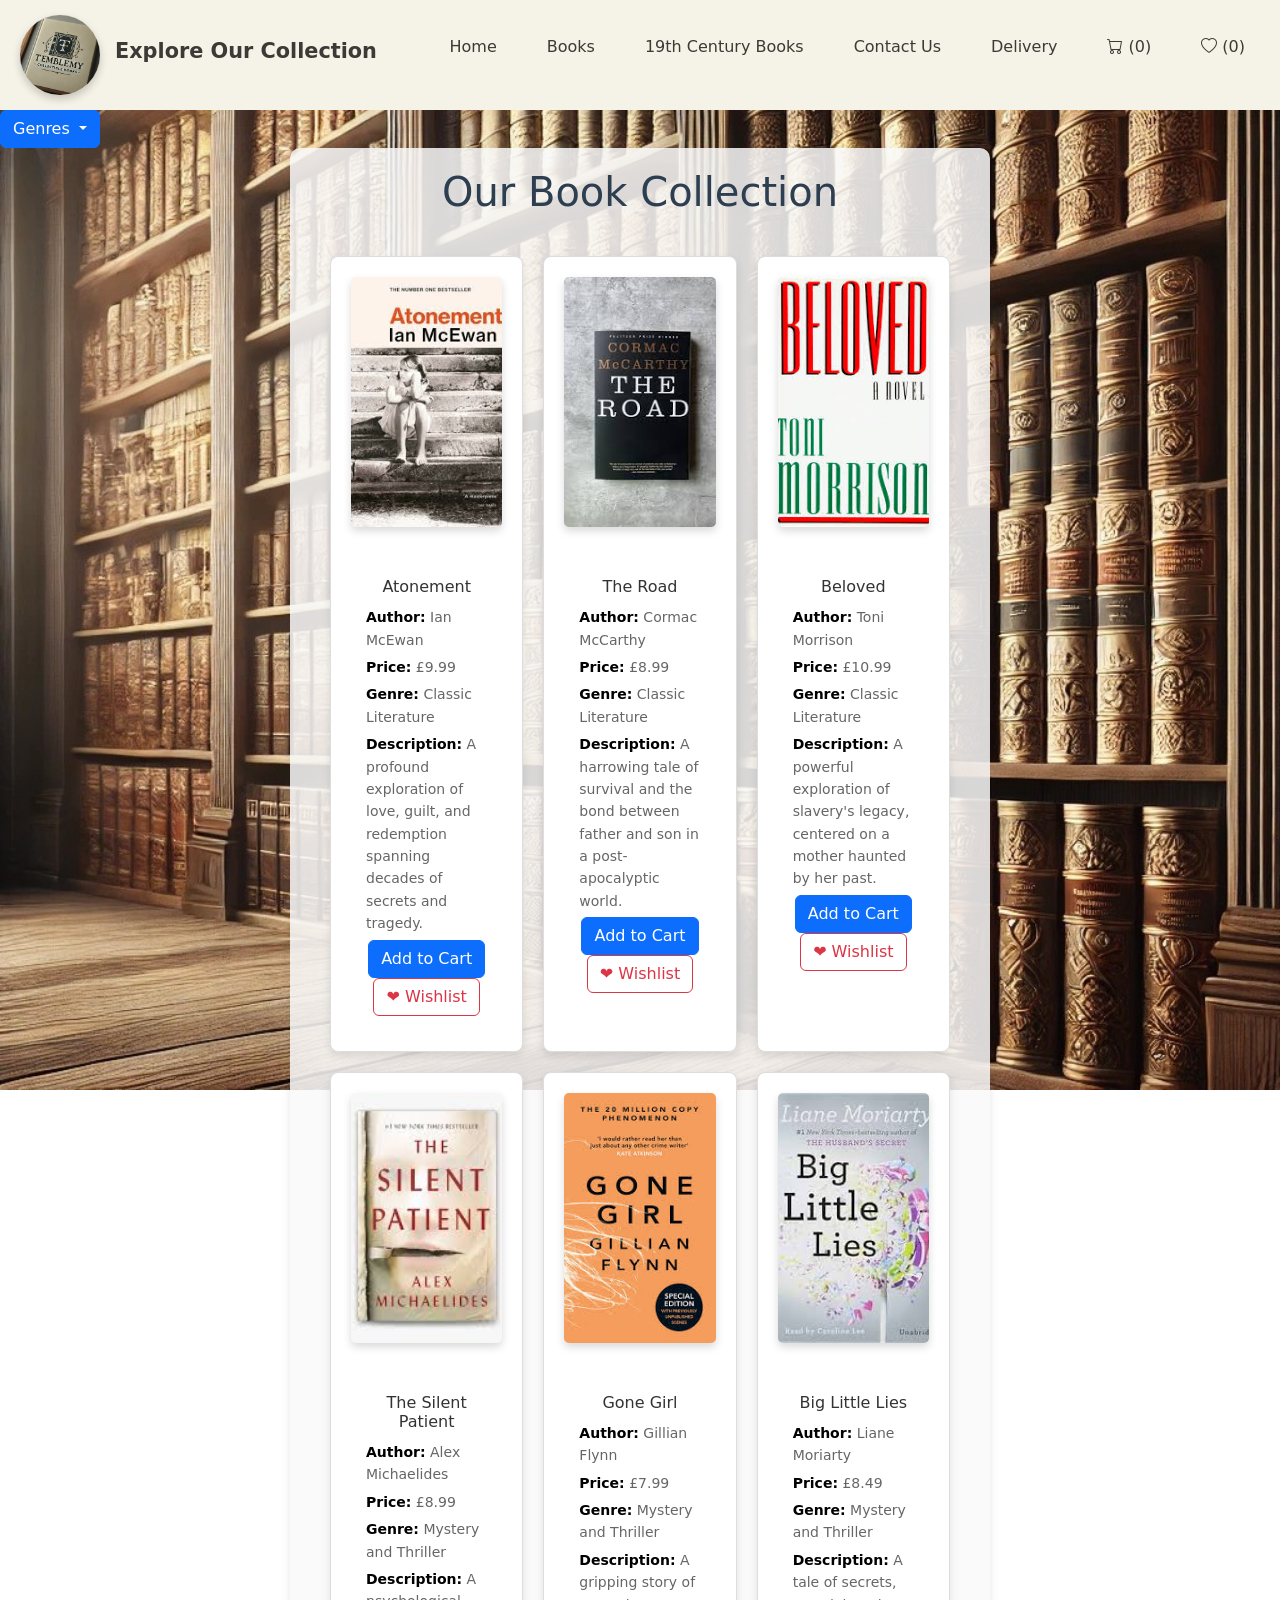
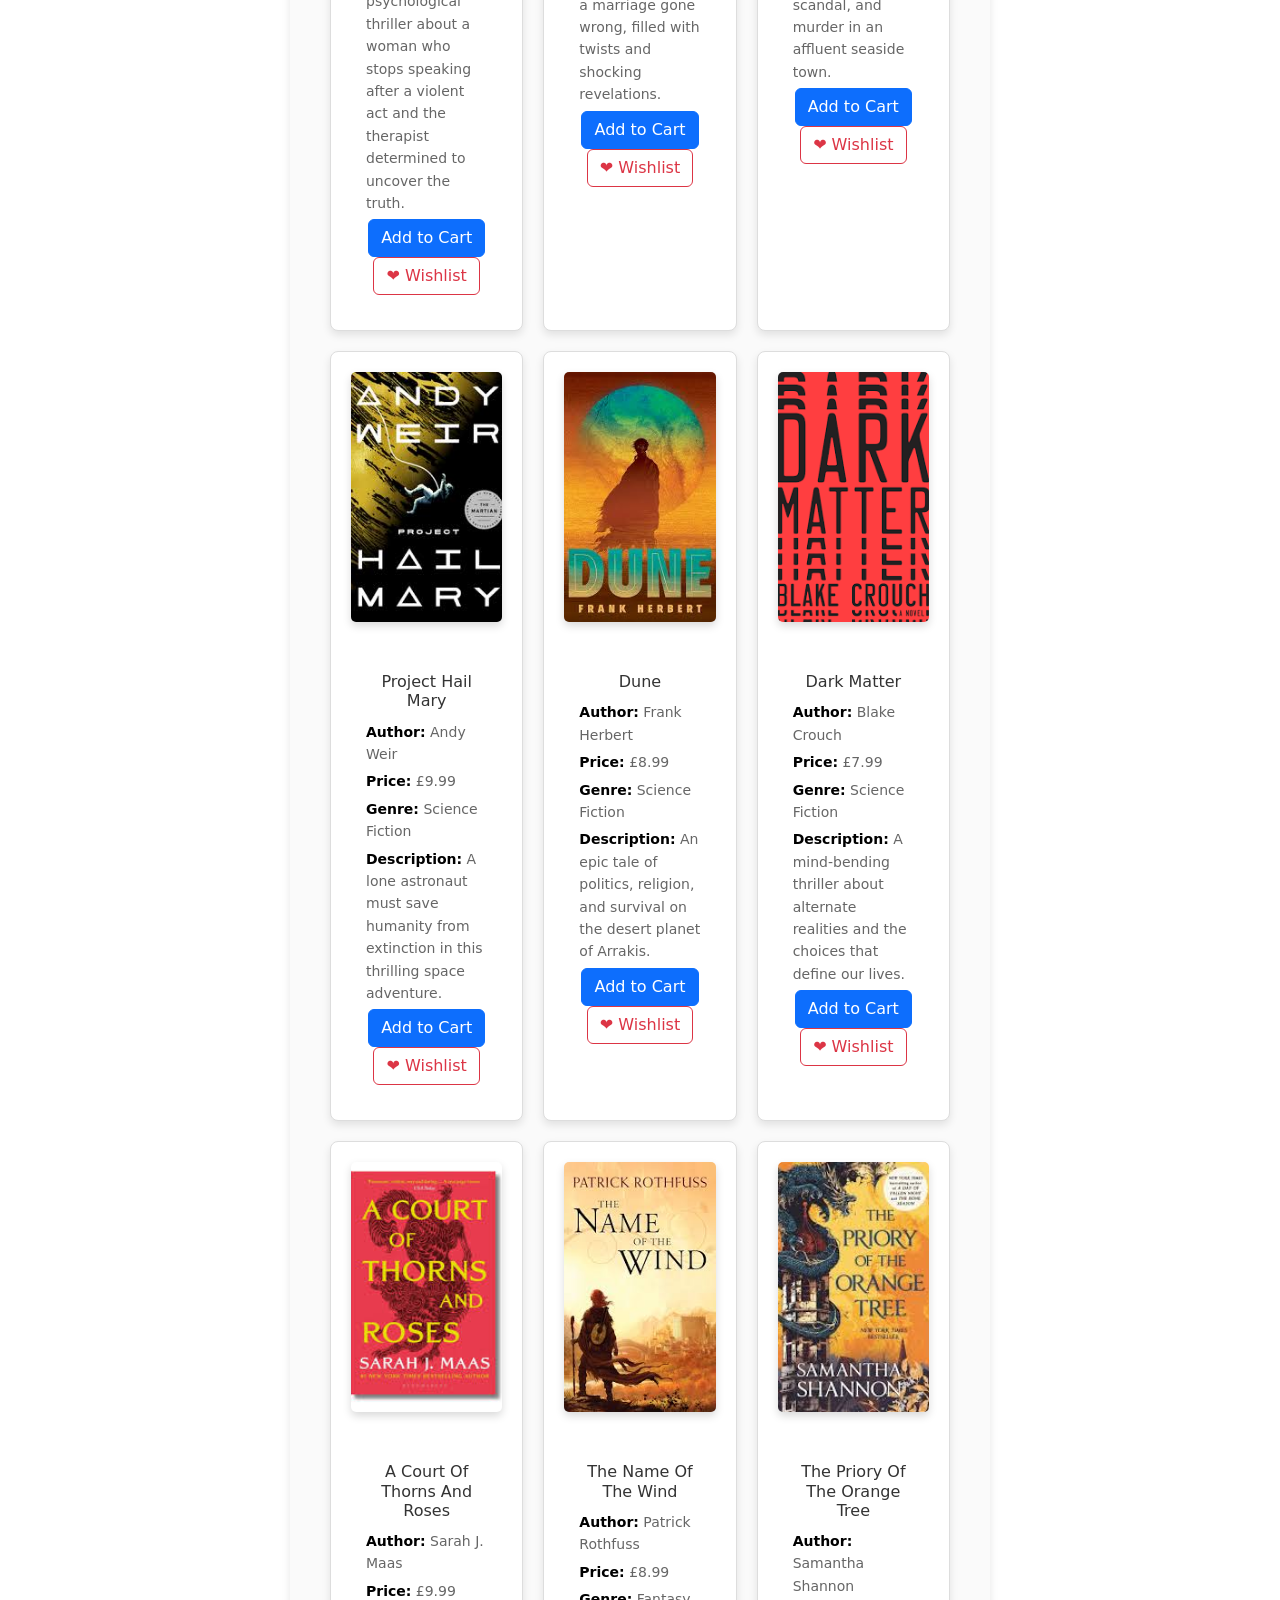
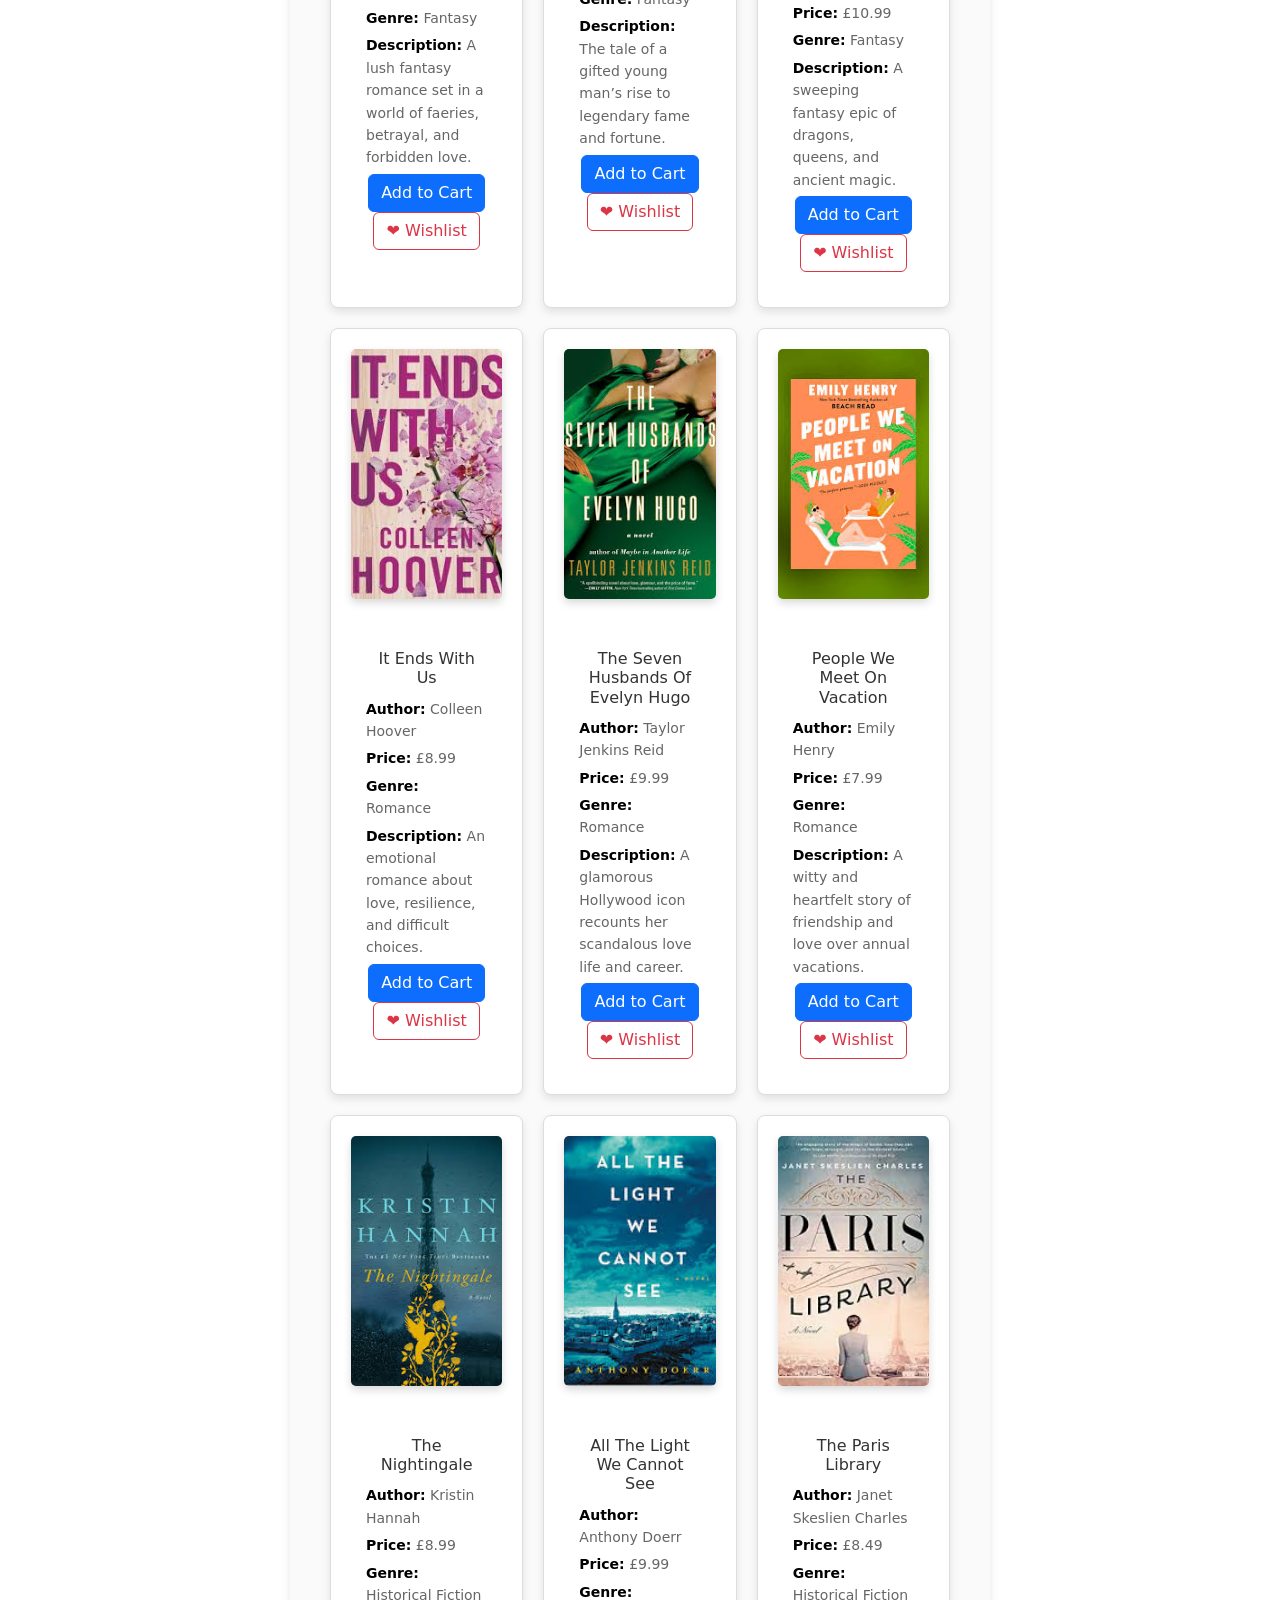
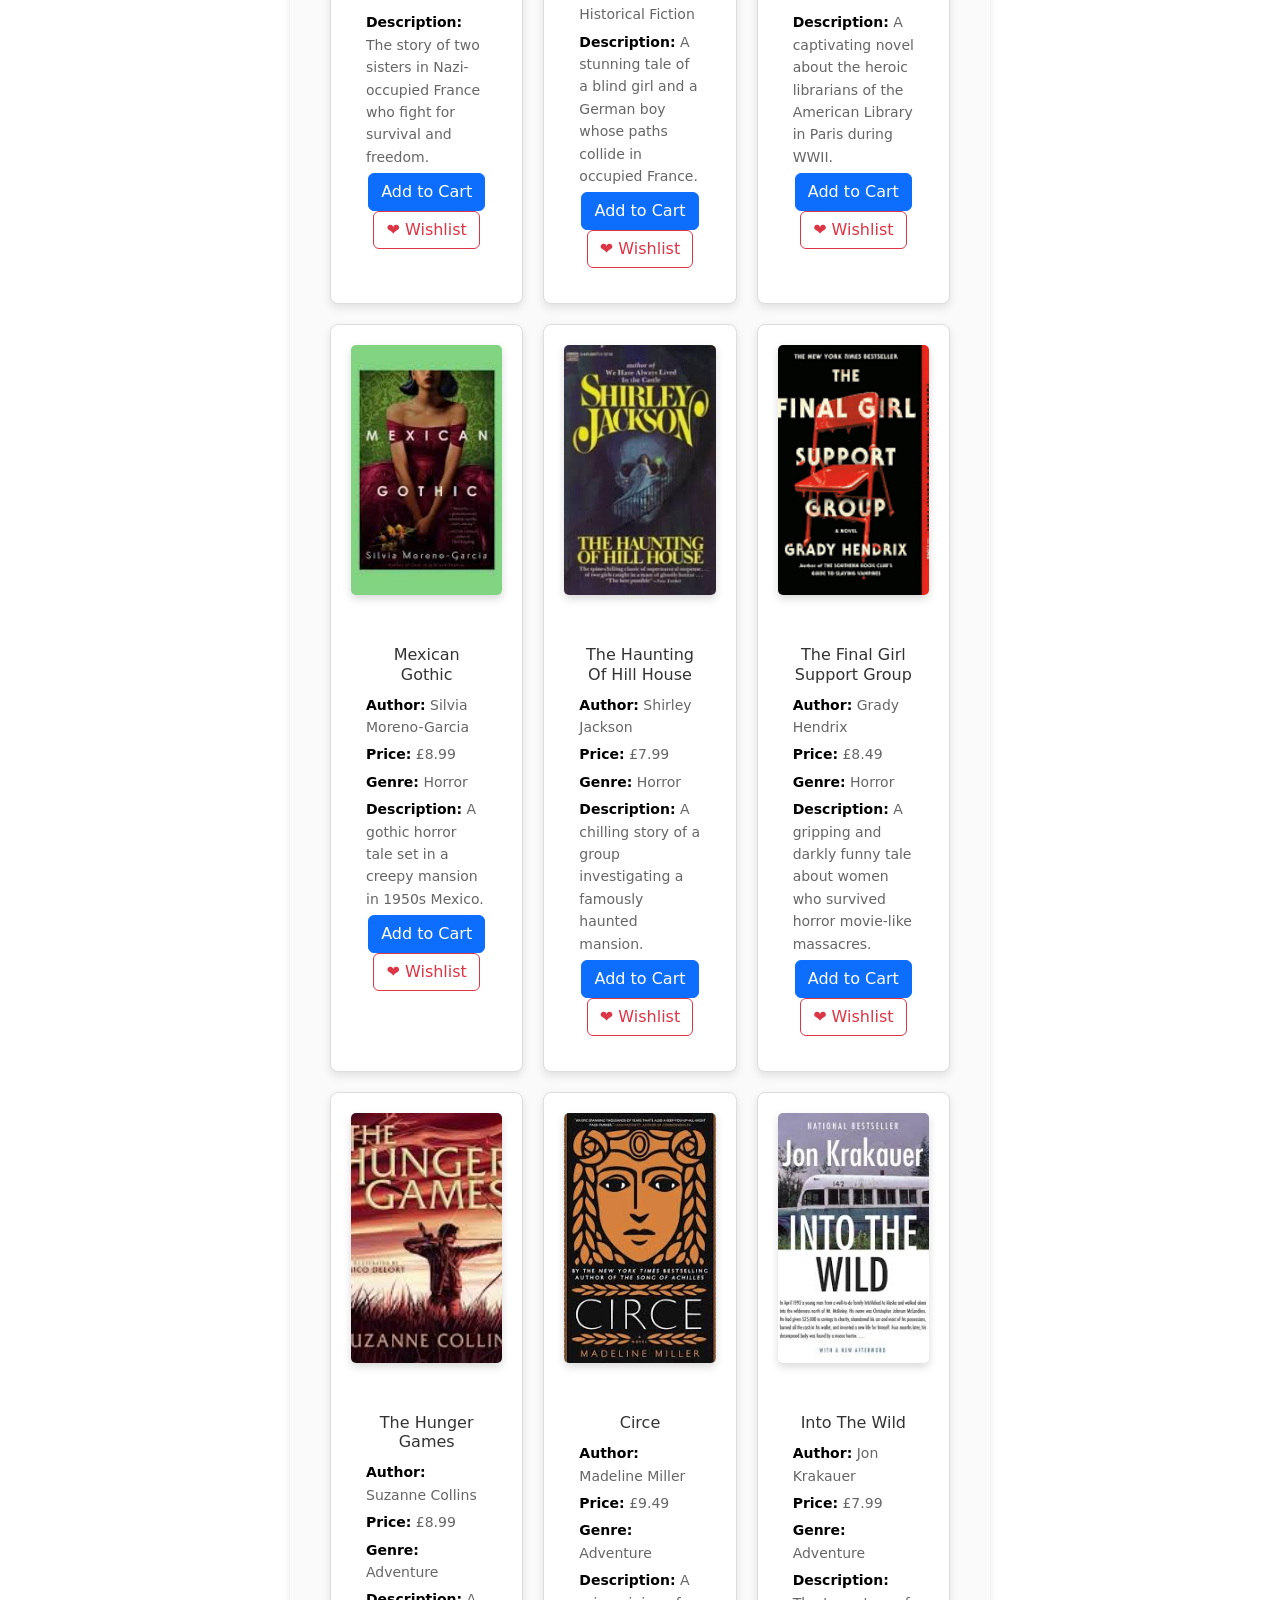
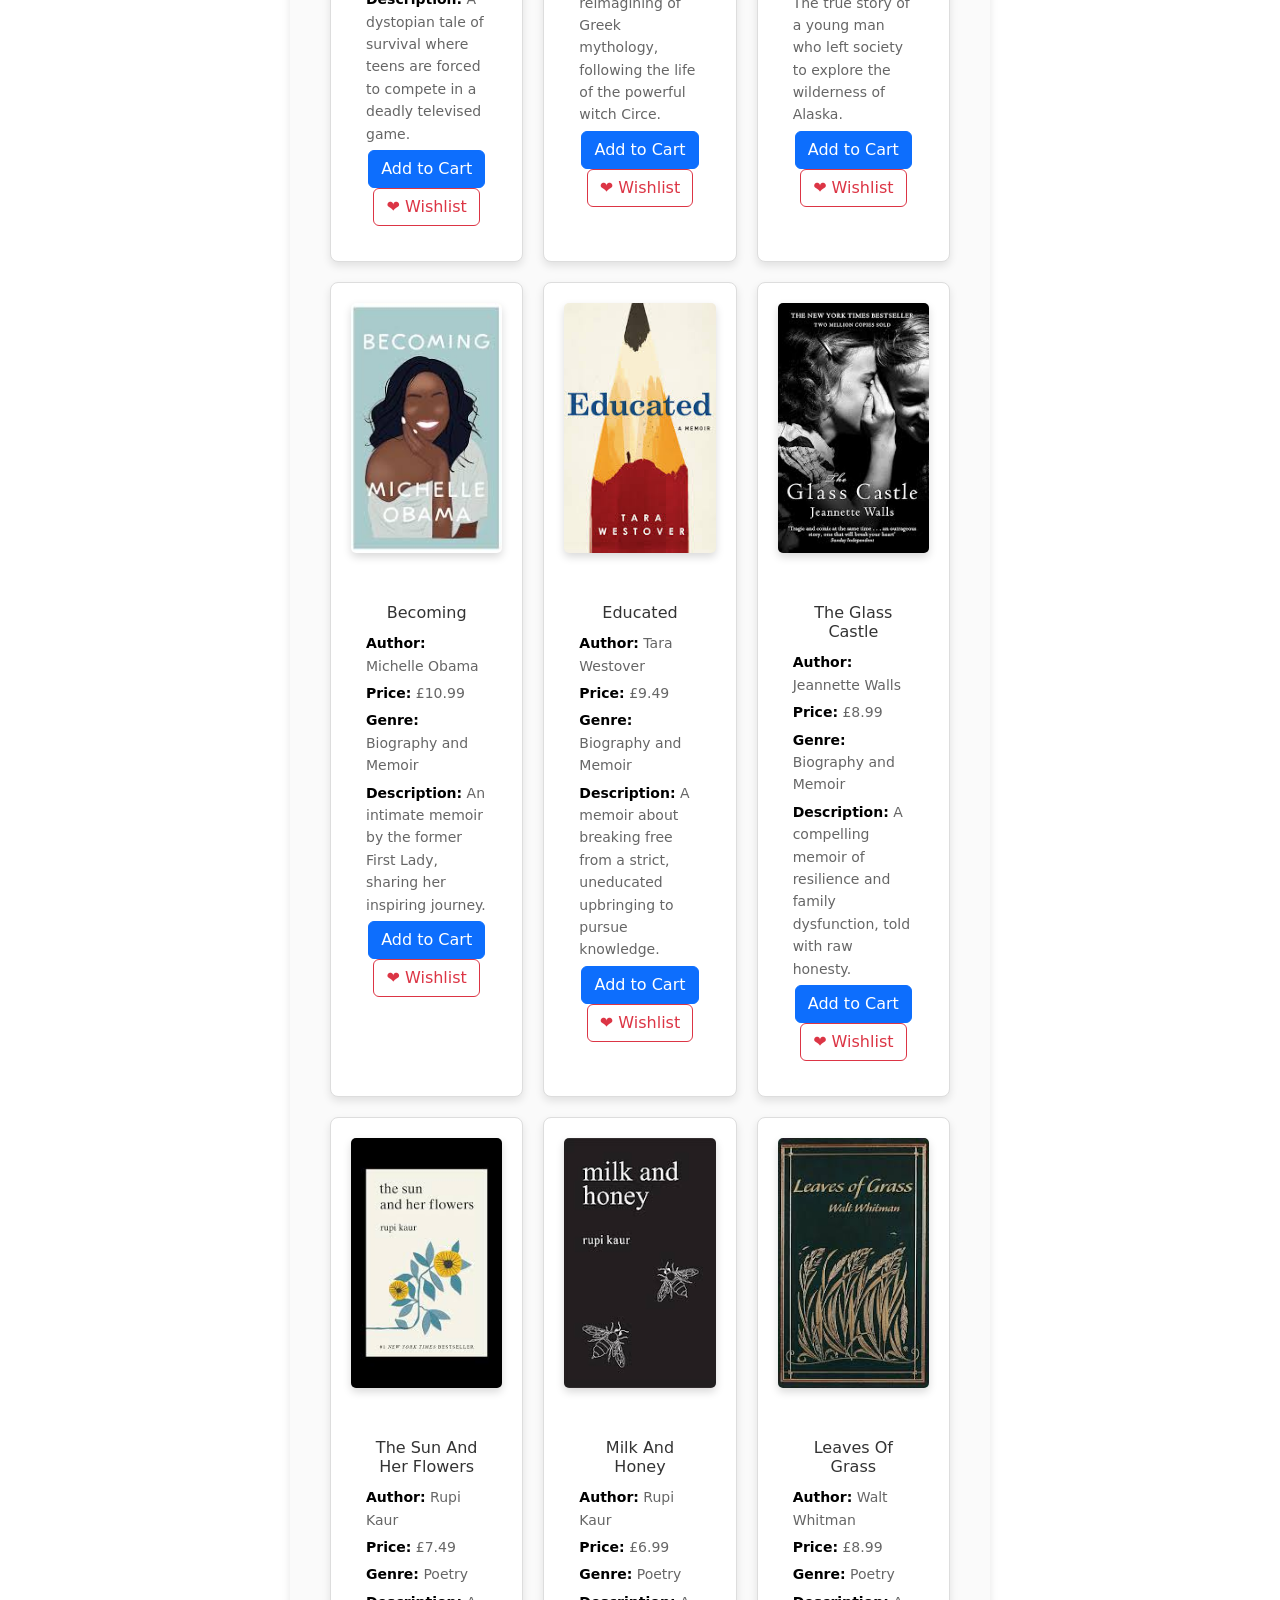
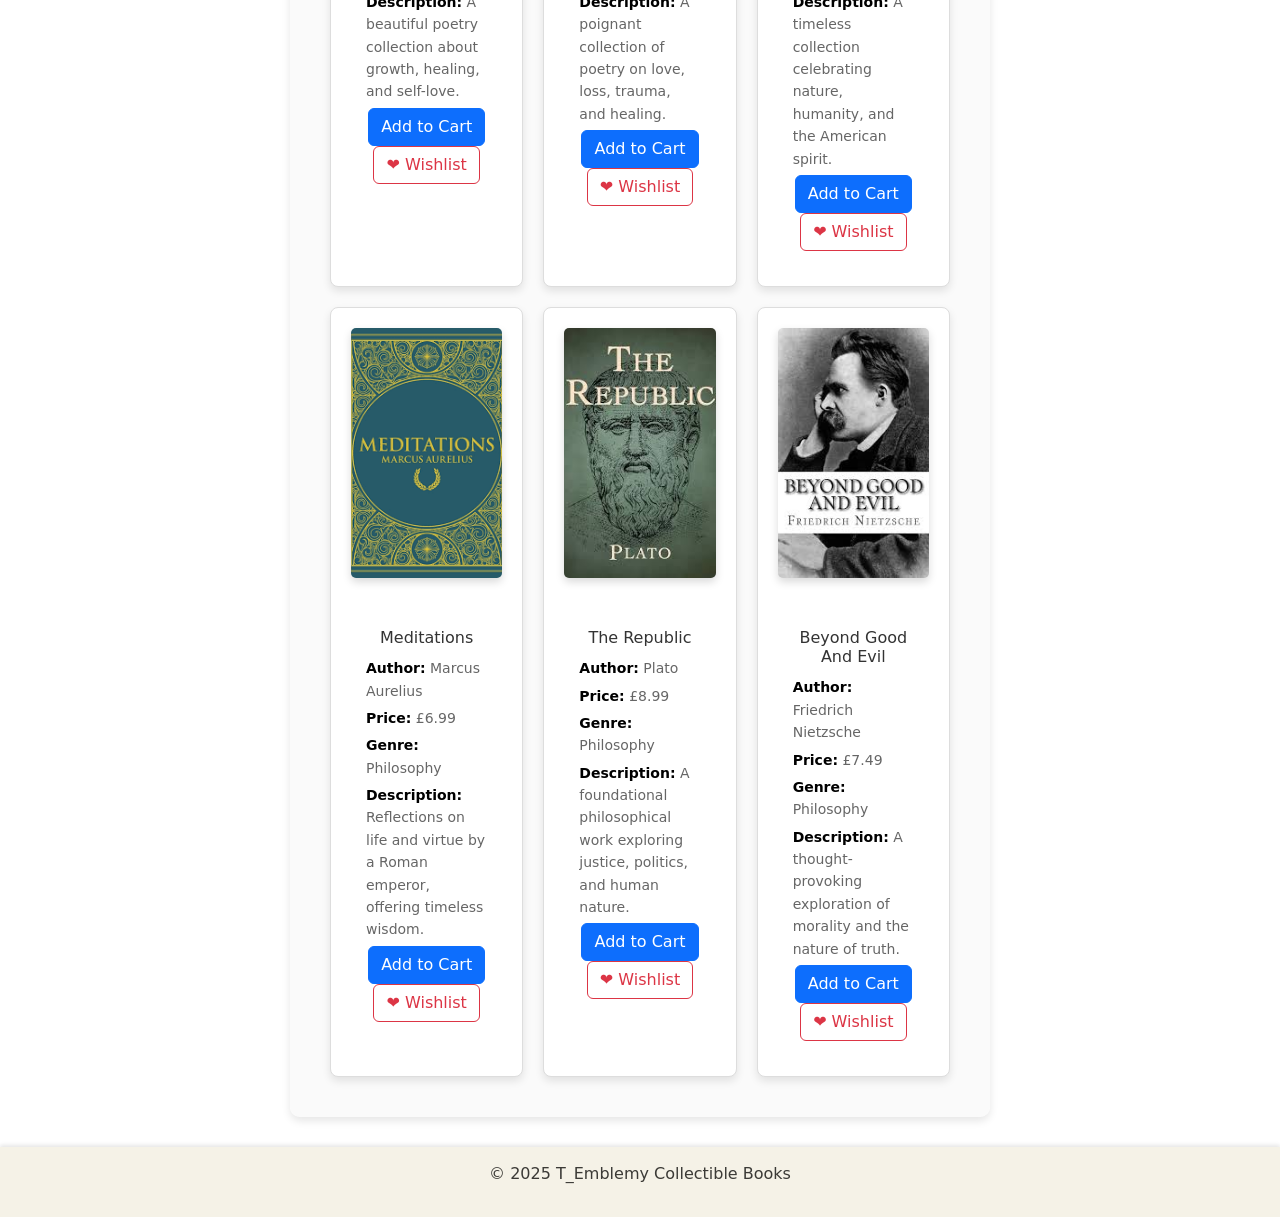
<file: books.html>
<!DOCTYPE html>
<html lang="en">

<head>
  <meta charset="UTF-8" />
  <meta name="viewport" content="width=device-width, initial-scale=1.0" />
  <title>Books - T_Emblemy Collectible Books</title>
  <link rel="stylesheet" href="css/styles.css" />
  <script src="./js/script.js" defer></script>
  <!--Bootstrap Icons css-->
  <link rel="stylesheet" href="https://cdn.jsdelivr.net/npm/bootstrap-icons/font/bootstrap-icons.css" />
  <!-- Bootstrap CSS -->
  <link rel="stylesheet" href="https://cdn.jsdelivr.net/npm/bootstrap@5.3.0/dist/css/bootstrap.min.css">
  <!-- Bootstrap JS -->
  <script src="https://cdn.jsdelivr.net/npm/bootstrap@5.3.0/dist/js/bootstrap.bundle.min.js"></script>
</head>

<body>
  <header>
    <div class="logo-container">
      <img src="images/logo.png" alt="T_Emblemy Collectible Books Logo" id="logo" />
      <h1 class="welcome-message">Explore Our Collection</h1>
    </div>
    <nav>
      <ul>
        <li><a href="index.html">Home</a></li>
        <li><a href="books.html">Books</a></li>
        <li><a href="19th-century.html">19th Century Books</a></li>
        <li><a href="contact.html">Contact Us</a></li>
        <li><a href="delivery.html">Delivery</a></li>
        <li>
          <a href="cart.html"> <i class="bi bi-cart"></i> (<span id="cart-count">0</span>)</a>
        </li>
        <li><a href="wishlist.html"><i class="bi bi-heart"></i> (<span id="wishlist-count">0</span>)</a></li>
      </ul>
    </nav>
  </header>
  

  <div class="dropdown">
    <button class="btn btn-primary dropdown-toggle" type="button" id="genreDropdown" data-bs-toggle="dropdown"
      aria-expanded="false">
      Genres
    </button>
    <ul class="dropdown-menu" aria-labelledby="genreDropdown">
      <li><a class="dropdown-item" href="#" data-genre="all">All Genres</a></li>
      <li><a class="dropdown-item" href="#" data-genre="Classic Literature">Classic Literature</a></li>
      <li><a class="dropdown-item" href="#" data-genre="Mystery and Thriller">Mystery and Thriller</a></li>
      <li><a class="dropdown-item" href="#" data-genre="Science Fiction">Science Fiction</a></li>
      <li><a class="dropdown-item" href="#" data-genre="Fantasy">Fantasy</a></li>
      <li><a class="dropdown-item" href="#" data-genre="Romance">Romance</a></li>
      <li><a class="dropdown-item" href="#" data-genre="Historical Fiction">Historical Fiction</a></li>
      <li><a class="dropdown-item" href="#" data-genre="Horror">Horror</a></li>
      <li><a class="dropdown-item" href="#" data-genre="Adventure">Adventure</a></li>
      <li><a class="dropdown-item" href="#" data-genre="Biography and Memoir">Biography and Memoir</a></li>
      <li><a class="dropdown-item" href="#" data-genre="Poetry">Poetry</a></li>
      <li><a class="dropdown-item" href="#" data-genre="Philosophy">Philosophy</a></li>
    </ul>
  </div>


  <main>
    <section>
      <h1>Our Book Collection</h1>
      <div id="books-container">
        <div id="book-display" class="book-display"></div>
        <!-- Books will be dynamically inserted here -->
      </div>
    </section>
  </main>
  <footer>
    <p>&copy; 2025 T_Emblemy Collectible Books</p>
  </footer>
</body>

</html>
</file>
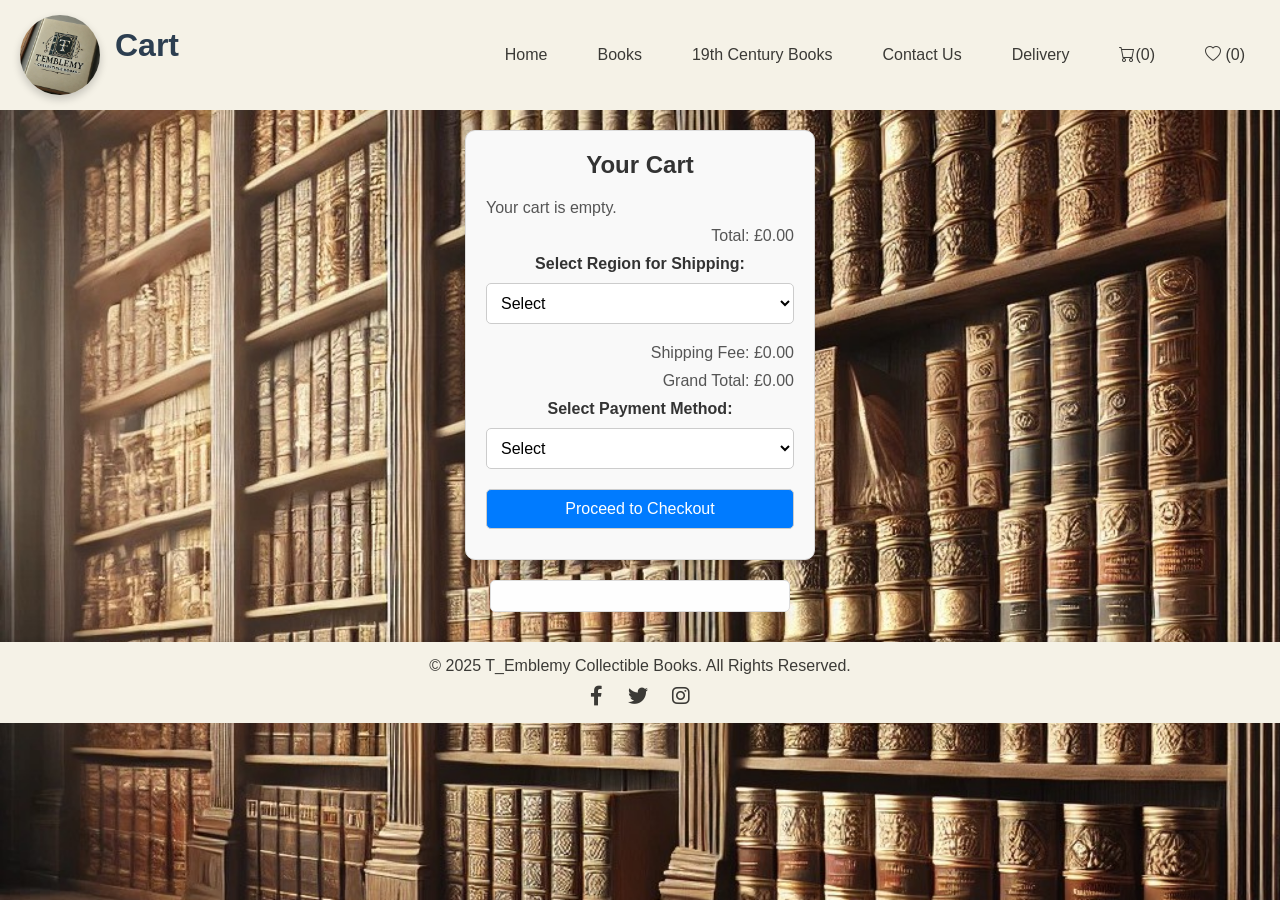
<file: cart.html>
<!DOCTYPE html>
<html lang="en">
<head>
    <meta charset="UTF-8" />
    <meta name="viewport" content="width=device-width, initial-scale=1.0" />
    <title>Cart - T_Emblemy Collectible Books</title>
    <link rel="stylesheet" href="css/styles.css" />
    <link rel="stylesheet" href="https://cdnjs.cloudflare.com/ajax/libs/font-awesome/6.0.0-beta3/css/all.min.css" />
    <script src="./js/script.js" defer></script>
    <link rel="stylesheet" href="https://cdn.jsdelivr.net/npm/bootstrap-icons/font/bootstrap-icons.css"/>
</head>

<body>
    <header>
        <div class="logo-container">
            <img src="images/logo.png" alt="T_Emblemy Collectible Books Logo" id="logo" />
            <h1>Cart</h1>
        </div>
        <nav>
            <ul>
                <li><a href="index.html">Home</a></li>
                <li><a href="books.html">Books</a></li>
                <li><a href="19th-century.html">19th Century Books</a></li>
                <li><a href="contact.html">Contact Us</a></li>
                <li><a href="delivery.html">Delivery</a></li>
                <li>
                    <a href="cart.html"><i class="bi bi-cart"></i>(<span id="cart-count">0</span>)</a>
                </li>
                <li><a href="wishlist.html"><i class="bi bi-heart"></i> (<span id="wishlist-count">0</span>)</a></li>
            </ul>
        </nav>
    </header>
    

    <div id="cart">
        <h1>Your Cart</h1>
        <ul id="cart-items"></ul> 
        <!-- List of added books -->
        <p id="total-price"><strong>Total:</strong> £0.00</p>

        <label for="region"><strong>Select Region for Shipping:</strong></label>
        <select id="region">
            <option value="0">Select</option>
            <option value="5">UK (£5)</option>
            <option value="10">Europe (£10)</option>
            <option value="15">United States/Canada (£15)</option>
            <option value="20">Rest of the World (£20)</option>
        </select>

        <p id="shipping-fee"><strong>Shipping Fee:</strong> £0.00</p>
        <p id="grand-total"><strong>Grand Total:</strong> £0.00</p>

        <label for="payment-method"><strong>Select Payment Method:</strong></label>
        <select id="payment-method">
            <option value="">Select</option>
            <option value="Credit Card">Credit Card</option>
            <option value="Debit Card">Debit Card</option>
            <option value="PayPal">PayPal</option>
        </select>

        <!-- 🔹 Changed id from `checkout-button` to `checkoutBtn` -->
        <button id="checkoutBtn" class="checkout-btn">
            Proceed to Checkout
        </button>
    </div>

    <div id="order-summary"></div> 
    <!-- Order Summary will appear here -->

    <footer>
        <p>&copy; 2025 T_Emblemy Collectible Books. All Rights Reserved.</p>
        <div class="social-icons">
            <a href="#" class="social-icon"><i class="fab fa-facebook-f"></i></a>
            <a href="#" class="social-icon"><i class="fab fa-twitter"></i></a>
            <a href="#" class="social-icon"><i class="fab fa-instagram"></i></a>
        </div>
    </footer>
</body>

</html>
</file>
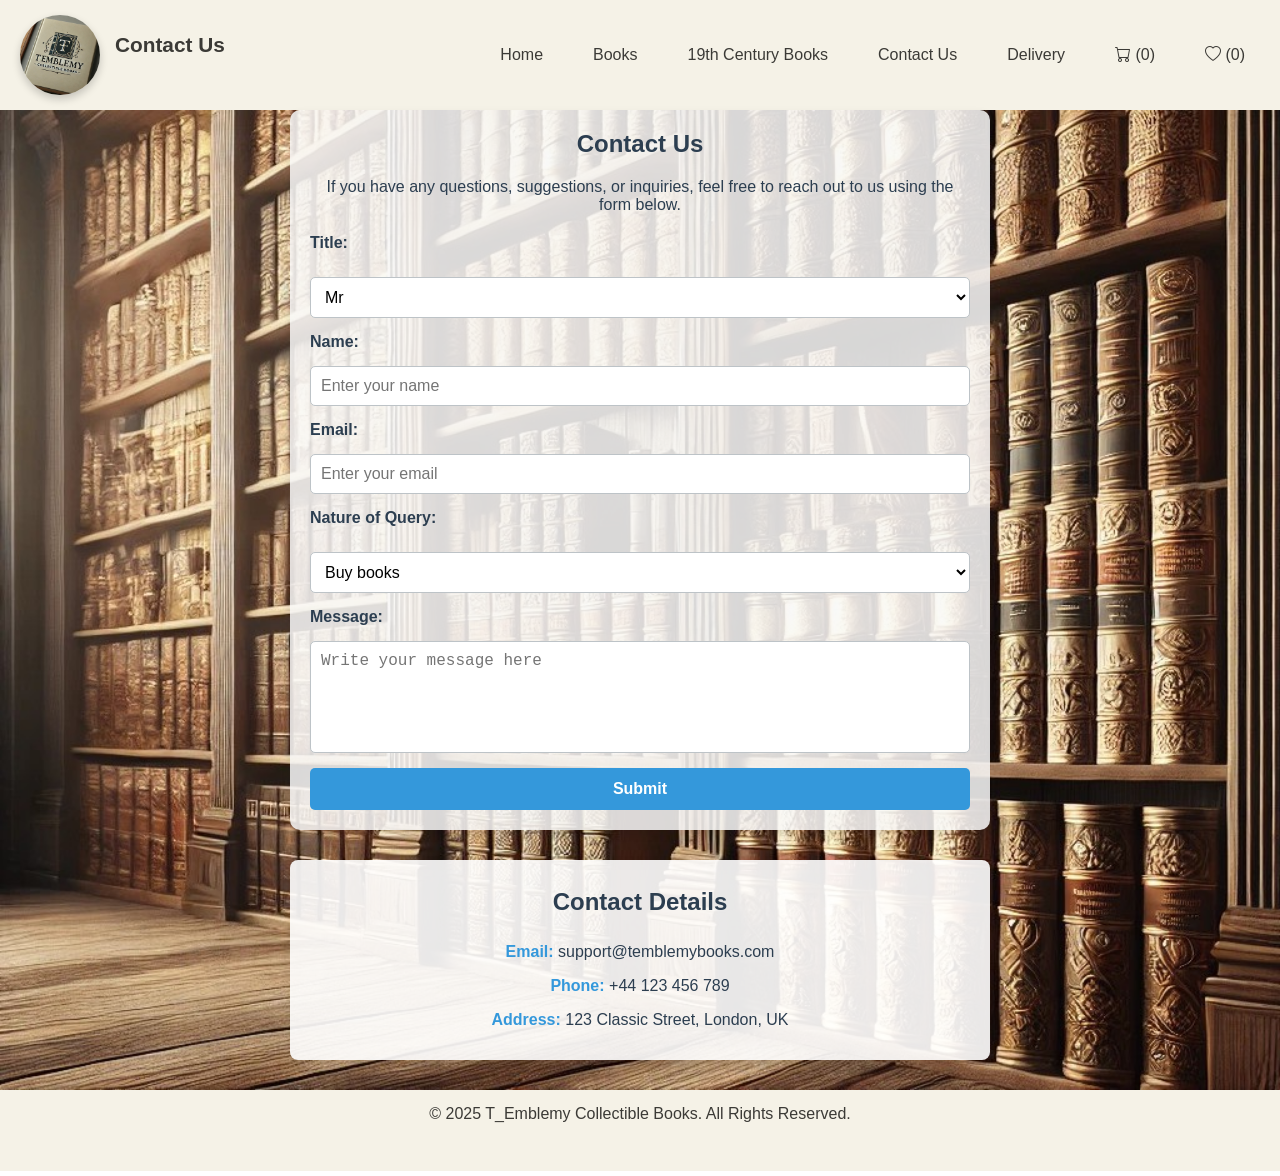
<file: contact.html>
<!DOCTYPE html>
<html lang="en">
  <head>
    <meta charset="UTF-8" />
    <meta name="viewport" content="width=device-width, initial-scale=1.0" />
    <title>Contact Us - T_Emblemy Collectible Books</title>
    <link rel="stylesheet" href="css/styles.css" />
    <script src="./js/script.js" defer></script>
    <link rel="stylesheet" href="https://cdn.jsdelivr.net/npm/bootstrap-icons/font/bootstrap-icons.css"/>
  </head>
  
  <body>
    <header>
      <div class="logo-container">
        <img
          src="images/logo.png"
          alt="T_Emblemy Collectible Books Logo"
          id="logo"
        />
        <h1 class="welcome-message">Contact Us</h1>
      </div>
      <nav>
        <ul>
          <li><a href="index.html">Home</a></li>
          <li><a href="books.html">Books</a></li>
          <li><a href="19th-century.html">19th Century Books</a></li>
          <li><a href="contact.html">Contact Us</a></li>
          <li><a href="delivery.html">Delivery</a></li>
          <li>
            <a href="cart.html"><i class="bi bi-cart"></i> (<span id="cart-count">0</span>)</a>
          </li>
          <li><a href="wishlist.html"><i class="bi bi-heart"></i> (<span id="wishlist-count">0</span>)</a></li>
        </ul>
      </nav>
    </header>
   

    <main>
      <section>
        <h1>Contact Us</h1>
        <p>
          If you have any questions, suggestions, or inquiries, feel free to
          reach out to us using the form below.
        </p>
        <form action="#" method="post" id="contactForm">
          <label for="title">Title:</label>
          <select id="title" name="title">
            <option value="Mr">Mr</option>
            <option value="Mrs">Mrs</option>
            <option value="Miss">Miss</option>
            <option value="Ms">Ms</option>
            <option value="Dr">Dr</option>
            <option value="Prof">Prof</option>
          </select>

          <label for="name">Name:</label>
          <input
            type="text"
            id="name"
            name="name"
            placeholder="Enter your name"
            required
          />

          <label for="email">Email:</label>
          <input
            type="email"
            id="email"
            name="email"
            placeholder="Enter your email"
            required
          />

          <label for="query">Nature of Query:</label>
          <select id="query" name="query">
            <option value="Buy books">Buy books</option>
            <option value="Sell books">Sell books</option>
            <option value="Return a book">Return a book</option>
            <option value="Delivery">Delivery</option>
            <option value="Complaint">Complaint</option>
            <option value="Other">Other</option>
          </select>

          <label for="message">Message:</label>
          <textarea
            id="message"
            name="message"
            rows="5"
            placeholder="Write your message here"
            required
          ></textarea>

          <button type="submit">Submit</button>
        </form>
      </section>

      <section class="contact-details">
        <h2>Contact Details</h2>
        <p><strong>Email:</strong> support@temblemybooks.com</p>
        <p><strong>Phone:</strong> +44 123 456 789</p>
        <p><strong>Address:</strong> 123 Classic Street, London, UK</p>
      </section>
    </main>

    <footer>
      <p>&copy; 2025 T_Emblemy Collectible Books. All Rights Reserved.</p>
      <div class="social-icons">
        <a href="#" class="social-icon"><i class="fab fa-facebook-f"></i></a>
        <a href="#" class="social-icon"><i class="fab fa-twitter"></i></a>
        <a href="#" class="social-icon"><i class="fab fa-instagram"></i></a>
      </div>
    </footer>

    <button id="scrollTopBtn" title="Go to top">&#8593;</button>

    <script src="js/script.js"></script>
  </body>
  
</html>
</file>
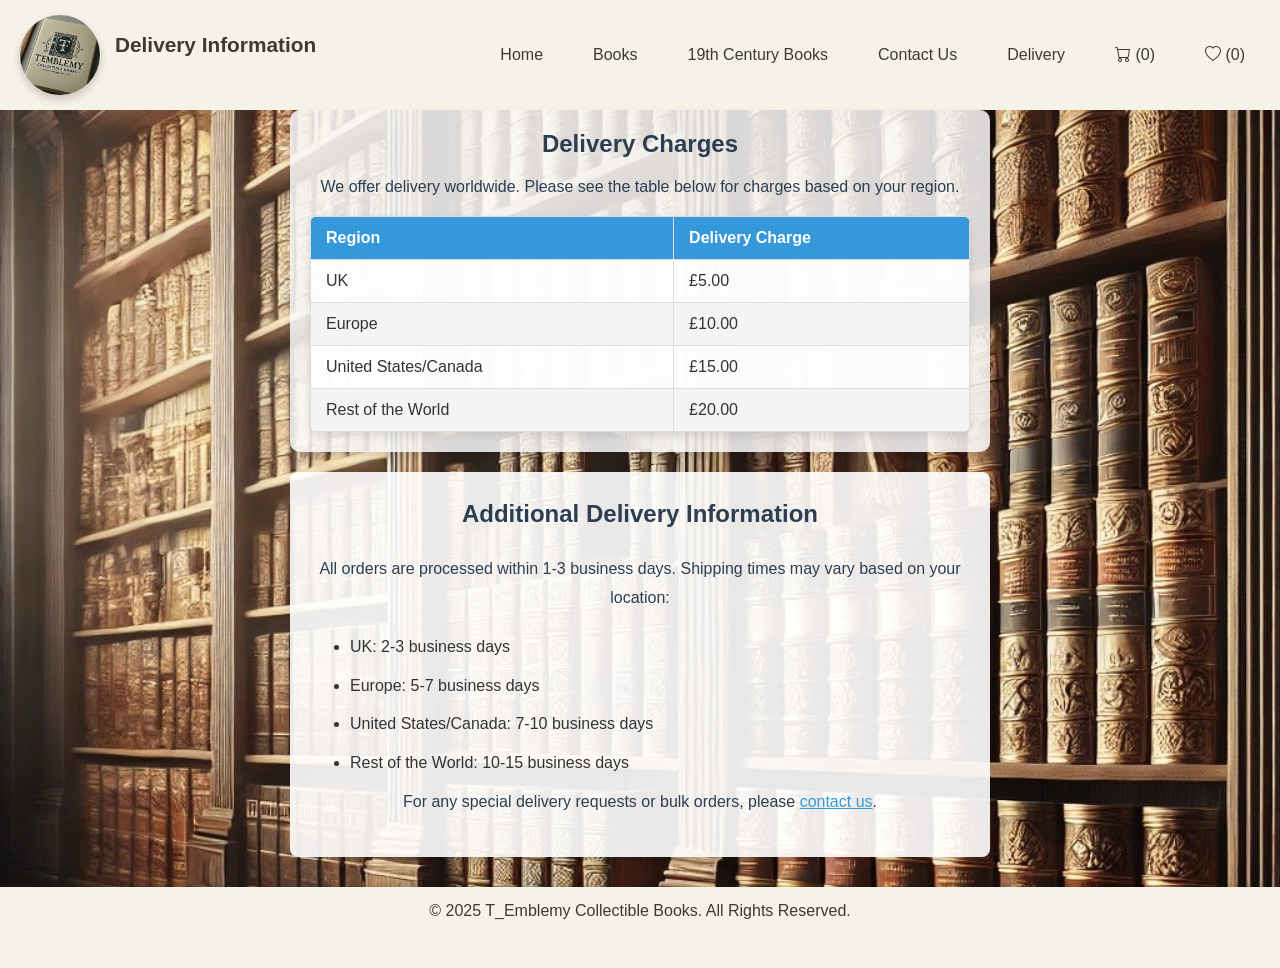
<file: delivery.html>
<!DOCTYPE html>
<html lang="en">
  <head>
    <meta charset="UTF-8" />
    <meta name="viewport" content="width=device-width, initial-scale=1.0" />
    <title>Delivery - T_Emblemy Collectible Books</title>
    <link rel="stylesheet" href="css/styles.css" />
    <script src="./js/script.js" defer></script>
    <link rel="stylesheet" href="https://cdn.jsdelivr.net/npm/bootstrap-icons/font/bootstrap-icons.css"/>
  </head>
  
  <body>
    <header>
      <div class="logo-container">
        <img
          src="images/logo.png"
          alt="T_Emblemy Collectible Books Logo"
          id="logo"
        />
        <h1 class="welcome-message">Delivery Information</h1>
      </div>
      <nav>
        <ul>
          <li><a href="index.html">Home</a></li>
          <li><a href="books.html">Books</a></li>
          <li><a href="19th-century.html">19th Century Books</a></li>
          <li><a href="contact.html">Contact Us</a></li>
          <li><a href="delivery.html">Delivery</a></li>
          <li>
            <a href="cart.html"><i class="bi bi-cart"></i> (<span id="cart-count">0</span>)</a>
          </li>
          <li><a href="wishlist.html"><i class="bi bi-heart"></i> (<span id="wishlist-count">0</span>)</a></li>
        </ul>
      </nav>
    </header>
    

    <main>
      <section id="uk" id="europe" id="us-canada" id="rest-world">
        <h1>Delivery Charges</h1>
        <p>
          We offer delivery worldwide. Please see the table below for charges
          based on your region.
        </p>
        <table class="delivery-table" aria-label="Delivery Charges">
          <thead>
            <tr>
              <th scope="col">Region</th>
              <th scope="col">Delivery Charge</th>
            </tr>
          </thead>
          <tbody>
            <tr>
              <td scope="row">UK</td>
              <td>£5.00</td>
            </tr>
            <tr>
              <td scope="row">Europe</td>
              <td>£10.00</td>
            </tr>
            <tr>
              <td scope="row">United States/Canada</td>
              <td>£15.00</td>
            </tr>
            <tr>
              <td scope="row">Rest of the World</td>
              <td>£20.00</td>
            </tr>
          </tbody>
        </table>
      </section>

      <section class="delivery-info">
        <h2>Additional Delivery Information</h2>
        <p>
          All orders are processed within 1-3 business days. Shipping times may
          vary based on your location:
        </p>
        <ul>
          <li>UK: 2-3 business days</li>
          <li>Europe: 5-7 business days</li>
          <li>United States/Canada: 7-10 business days</li>
          <li>Rest of the World: 10-15 business days</li>
        </ul>
        <p>
          For any special delivery requests or bulk orders, please
          <a href="contact.html">contact us</a>.
        </p>
      </section>
    </main>

    <footer>
      <p>&copy; 2025 T_Emblemy Collectible Books. All Rights Reserved.</p>
      <div class="social-icons">
        <a href="#" class="social-icon"><i class="fab fa-facebook-f"></i></a>
        <a href="#" class="social-icon"><i class="fab fa-twitter"></i></a>
        <a href="#" class="social-icon"><i class="fab fa-instagram"></i></a>
      </div>
    </footer>

    <button id="scrollTopBtn" title="Go to top">&#8593;</button>

    <script src="js/script.js"></script>
  </body>
 
</html>
</file>
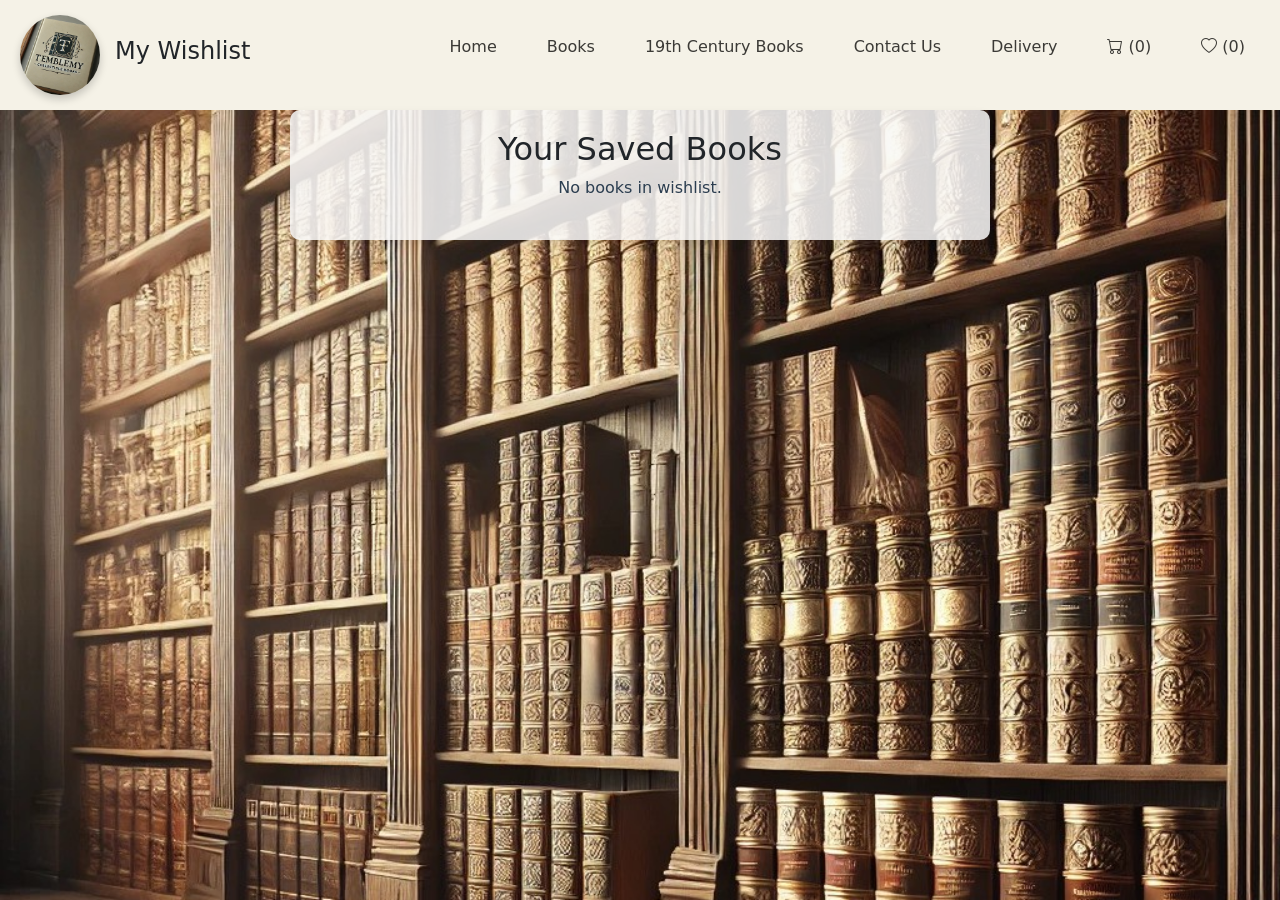
<file: wishlist.html>
<!DOCTYPE html>
<html lang="en">

<head>
    <meta charset="UTF-8" />
    <meta name="viewport" content="width=device-width, initial-scale=1.0" />
    <title>Books - T_Emblemy Collectible Books</title>
    <link rel="stylesheet" href="css/styles.css" />
    <script src="./js/script.js" defer></script>
    <!--Bootstrap Icons css-->
    <link rel="stylesheet" href="https://cdn.jsdelivr.net/npm/bootstrap-icons/font/bootstrap-icons.css" />
    <!-- Bootstrap CSS -->
    <link rel="stylesheet" href="https://cdn.jsdelivr.net/npm/bootstrap@5.3.0/dist/css/bootstrap.min.css">
    <!-- Bootstrap JS -->
    <script src="https://cdn.jsdelivr.net/npm/bootstrap@5.3.0/dist/js/bootstrap.bundle.min.js"></script>
</head>

<body>
    <header>
        <div class="logo-container">
            <img src="images/logo.png" alt="T_Emblemy Collectible Books Logo" id="logo" />
            <h1 style="font-size: 24px;">My Wishlist </h1>
        </div>
        
        <nav>
            <ul>
                <li><a href="index.html">Home</a></li>
                <li><a href="books.html">Books</a></li>
                <li><a href="19th-century.html">19th Century Books</a></li>
                <li><a href="contact.html">Contact Us</a></li>
                <li><a href="delivery.html">Delivery</a></li>
                <li>
                    <a href="cart.html"><i class="bi bi-cart"></i> (<span id="cart-count">0</span>)</a>
                </li>
                <li><a href="wishlist.html"><i class="bi bi-heart"></i> (<span id="wishlist-count">0</span>)</a></li>
            </ul>
        </nav>
    </header>
    

    <!-- 📌 Wishlist Section -->
    <section>
        <h2>Your Saved Books</h2>
        <div id="wishlist-container">
            <p>No books in wishlist.</p>
        </div>
    </section>
</body>
  
</html>
</file>
<file: css/styles.css>
/* Reset styling */
* {
  margin: 0;
  padding: 0;
  box-sizing: border-box;
}

body {
  font-family: Arial, sans-serif;
  color: #333;
  background: url("../images/background.jpg") no-repeat center center fixed;
  background-size: cover;
}

/* Header styling */
header {
  display: flex;
  align-items: center;
  justify-content: space-between;
  background-color: #f5f2e7;
  padding: 15px 20px;
  flex-wrap: wrap;
}

.logo-container {
  display: flex;
  align-items: center;
  gap: 15px;
}

header #logo {
  width: 80px;
  height: 80px;
  border-radius: 50%;
  object-fit: cover;
  box-shadow: 0 4px 8px rgba(0, 0, 0, 0.2);
}

.welcome-message {
  font-size: 1.3rem;
  font-weight: bold;
  color: #3b3a36;
  white-space: nowrap;
  text-align: left;
}

nav ul {
  display: flex;
  gap: 20px;
  list-style: none;
  flex-wrap: wrap;
}

nav ul li a {
  color: #3b3a36;
  text-decoration: none;
  padding: 10px 15px;
  border-radius: 5px;
  transition: background-color 0.3s ease;
}

nav ul li a:hover {
  background-color: #d9d7ca;
}

/* Hero Section */
.hero {
  height: 100vh;
  background: url("../images/hero-background.jpg") no-repeat center center/cover;
  display: flex;
  flex-direction: column;
  align-items: center;
  justify-content: space-around;
  text-align: center;
  color: #fff;
  text-shadow: 0px 2px 4px rgba(0, 0, 0, 0.7);
  padding: 20px;
}
.hero-content {
  max-width: 800px;
  background-color: rgba(0, 0, 0, 0.6);
  padding: 20px;
  border-radius: 10px;
  animation: fadeIn 1.5s ease-in-out;
}

.hero-content h2 {
  font-size: 2.5rem;
  margin-bottom: 15px;
}

.hero-content p {
  font-size: 1.2rem;
  margin-bottom: 20px;
  line-height: 1.6;
}

.hero-content .btn-primary {
  padding: 10px 20px;
  background-color: #3498db;
  color: #fff;
  text-decoration: none;
  font-size: 1rem;
  font-weight: bold;
  border-radius: 5px;
  transition: background-color 0.3s ease, transform 0.2s ease;
}

.hero-content .btn-primary:hover {
  background-color: #1f78b4;
  transform: scale(1.05);
}

/* Books in Hero Section */
h1.featured-heading {
  font-size: 2.5rem; /* Larger font size for emphasis */
  color: #f5e6cc; /* Cream color */
  text-transform: uppercase; /* Makes the text uppercase for prominence */
  margin: 20px auto; /* Center the heading with spacing above and below */
  text-shadow: 1px 1px 2px rgba(0, 0, 0, 0.7),
    /* Subtle shadow for depth */ 0 0 8px rgba(245, 230, 204, 0.8),
    /* Outer glow effect */ 0 0 16px rgba(245, 230, 204, 0.5); /* Extended glow */
  background-color: #000; /* Black background */
  display: inline-block; /* Shrink-wrap background to text size */
  padding: 10px 20px; /* Add padding for spacing around text */
  border-radius: 10px; /* Slight rounding of edges */
  border: 2px solid rgba(245, 230, 204, 0.5); /* Add a border with the cream glow */
  box-shadow: 0 4px 10px rgba(0, 0, 0, 0.6); /* Shadow around the heading */
}
.featured-heading-container {
  display: flex;
  justify-content: center;
  align-items: center;
  margin-top: 20px; /* Adjust spacing above */
}
.hero-books {
  display: flex;
  flex-wrap: wrap;
  gap: 20px;
  justify-content: center;
  max-width: 1200px;
}

.hero-books .book-item {
  display: flex;
  flex-direction: column;
  align-items: center;
  background-color: rgba(255, 255, 255, 0.9);
  border-radius: 8px;
  box-shadow: 0 4px 8px rgba(0, 0, 0, 0.1);
  width: 200px;
  padding: 15px;
  transition: transform 0.3s ease, box-shadow 0.3s ease;
}

.hero-books .book-item:hover {
  transform: scale(1.05);
  box-shadow: 0 6px 12px rgba(0, 0, 0, 0.3);
}

.hero-books .book-cover {
  width: 120px;
  height: 180px;
  border-radius: 5px;
  object-fit: cover;
}

.hero-books .book-info {
  text-align: center;
  margin-top: 10px;
}

.hero-books .book-info h2 {
  font-size: 1.2rem;
  margin-bottom: 5px;
  color: #3b5774;
}

.hero-books .book-info p {
  font-size: 0.9rem;
  margin: 5px 0;
  color: #333;
  line-height: 1.4;
}
/* Hero Section Text Styling */
.hero-content h2 {
  color: #ffffff; /* Bright white for visibility */
  font-size: 2.5rem;
  margin-bottom: 15px;
  text-shadow: 2px 2px 4px rgba(0, 0, 0, 0.7); /* Add text shadow for readability */
}

.hero-content p {
  color: #e0e0e0; /* Soft white for subtle contrast */
  font-size: 1.2rem;
  margin-bottom: 20px;
  line-height: 1.6;
  text-shadow: 1px 1px 3px rgba(0, 0, 0, 0.6); /* Subtle shadow */
}
/* Responsive Adjustments */
@media screen and (max-width: 768px) {
  .hero-books .book-item {
    width: calc(50% - 20px);
  }
}

@media screen and (max-width: 480px) {
  .hero-books .book-item {
    width: 100%;
  }
}
/* Intro Video Section */
.intro-video {
  display: flex;
  justify-content: center;
  align-items: center;
  padding: 20px;
  background-color: rgba(255, 255, 255, 0.9);
  margin: 30px auto;
  border-radius: 10px;
  box-shadow: 0 4px 8px rgba(0, 0, 0, 0.1);
  max-width: 800px;
}

.intro-video video {
  width: 100%;
  max-width: 600px;
  border-radius: 8px;
  box-shadow: 0 4px 8px rgba(0, 0, 0, 0.2);
}
/* Ensure proper spacing for Hero Section */
.hero {
  height: auto; /* Allow the height to adjust dynamically based on content */
  padding-bottom: 50px; /* Add space below the hero section */
}

/* Books Section in Hero */
.hero-books {
  margin-bottom: 30px; /* Add spacing between the books and footer */
}

/* Footer Styling */
footer {
  background-color: #f5f2e7;
  color: #3b3a36;
  text-align: center;
  padding: 20px;
  margin-top: 30px;
  position: relative; /* Ensure it doesn’t overlap content */
  z-index: 1; /* Set a proper stacking context */
  box-shadow: 0 -2px 4px rgba(0, 0, 0, 0.1); /* Subtle shadow for separation */
}

footer .social-icons {
  margin-top: 10px;
}

footer .social-icons a {
  color: #3b3a36;
  font-size: 20px;
  margin: 0 10px;
  transition: color 0.3s ease;
}

footer .social-icons a:hover {
  color: #3498db;
}

/* General Styling for Book Sections */
.book-section {
  margin: 20px auto;
  padding: 20px;
  max-width: 1200px;
  text-align: center;
  background-color: rgba(250, 250, 250, 0.85);
  border-radius: 10px;
  box-shadow: 0 4px 8px rgba(0, 0, 0, 0.1);
}

.book-section h1 {
  font-size: 2rem;
  color: #2c3e50;
  margin-bottom: 20px;
}

.book-list {
  display: flex;
  flex-wrap: wrap;
  gap: 20px;
  justify-content: center;
}

/* Individual Book Styling */
.book-item {
  flex: 1 1 calc(25% - 20px); /* Four books per row on large screens */
  max-width: 260px; /* Limit width of each book */
  background-color: rgba(255, 255, 255, 0.9);
  border-radius: 8px;
  box-shadow: 0 4px 8px rgba(0, 0, 0, 0.1);
  padding: 15px;
  text-align: center;
  transition: transform 0.3s ease, box-shadow 0.3s ease;
}

.book-item:hover {
  transform: scale(1.05);
  box-shadow: 0 6px 12px rgba(0, 0, 0, 0.2);
}

.book-cover {
  width: 150px;
  height: 220px;
  margin: 0 auto 15px;
  border-radius: 5px;
  object-fit: cover;
  box-shadow: 0 4px 8px rgba(0, 0, 0, 0.2);
}

.book-info h2 {
  font-size: 1.2rem;
  color: #2c3e50;
  margin-bottom: 10px;
  text-transform: capitalize;
}

.book-info p {
  font-size: 0.9rem;
  color: #333;
  line-height: 1.6;
}

/* Responsive Design */
@media screen and (max-width: 992px) {
  .book-item {
    flex: 1 1 calc(33.33% - 20px); /* Three books per row on medium screens */
  }
}

@media screen and (max-width: 768px) {
  .book-item {
    flex: 1 1 calc(50% - 20px); /* Two books per row on small screens */
  }
}

@media screen and (max-width: 480px) {
  .book-item {
    flex: 1 1 100%; /* One book per row on extra small screens */
  }
}

/* Books Section */
.book-list {
  display: flex;
  flex-wrap: wrap;
  gap: 20px;
  margin-top: 20px;
  justify-content: center;
}

.book-item {
  display: flex;
  flex-direction: column;
  align-items: center;
  background-color: rgba(255, 255, 255, 0.9);
  border-radius: 8px;
  box-shadow: 0 4px 8px rgba(0, 0, 0, 0.1);
  width: 220px; /* Consistent book size */
  padding: 15px;
  transition: transform 0.3s ease, box-shadow 0.3s ease;
}

.book-item:hover {
  transform: scale(1.05);
  box-shadow: 0 6px 12px rgba(0, 0, 0, 0.3);
}

.book-cover {
  width: 120px;
  height: 180px;
  border-radius: 5px;
  object-fit: cover;
}

.book-info {
  text-align: center;
  margin-top: 10px;
}

.book-info h2 {
  font-size: 1.2rem;
  margin-bottom: 5px;
  color: #2c3e50;
}

.book-info p {
  font-size: 0.9rem;
  margin: 5px 0;
  color: #333;
  line-height: 1.4;
}
/* Literature Section */
.literature-section {
  position: relative;
  padding: 50px 20px;
  background: url("../images/books-background.jpg") no-repeat center center
    fixed;
  background-size: cover;
  color: #fff;
  text-shadow: 0 2px 4px rgba(0, 0, 0, 0.6);
  overflow: hidden;
}


.literature-section .content {
  max-width: 800px;
  margin: 0 auto;
  text-align: center;
  background-color: rgba(0, 0, 0, 0.5);
  padding: 20px;
  border-radius: 10px;
}

.literature-section h2,
.literature-section h3,
.literature-section p {
  animation: fadeIn 1.5s ease-in-out;
}
.literature-section h3 {
  color: #f5e6cc;
}

.literature-section .genres-list {
  list-style: none;
  padding: 0;
  margin-top: 20px;
  display: flex;
  flex-direction: column;
  align-items: center;
  gap: 10px;
}

.literature-section .genres-list li {
  font-size: 1.2rem;
  display: flex;
  align-items: center;
  gap: 10px;
  transition: transform 0.3s ease, color 0.3s ease;
}

.literature-section .genres-list li i {
  font-size: 1.5rem;
  color: #ffd700;
}

.literature-section .genres-list li:hover {
  transform: scale(1.1);
  color: #ffd700;
}
/* 19th Century Literature Section Text Styling */
.literature-section h2 {
  color: #f5e6cc;
  font-size: 2rem;
  margin-bottom: 15px;
  text-align: center;
  text-shadow: 2px 2px 4px rgba(0, 0, 0, 0.7); /* Shadow for readability */
}

.literature-section p {
  color: #e0e0e0; /* Light gray for body text */
  font-size: 1rem;
  line-height: 1.8;
  margin-top: 10px;
  text-align: justify;
  text-shadow: 1px 1px 3px rgba(0, 0, 0, 0.6); /* Shadow for readability */
}

/* Parallax Effect */
.literature-section {
  background-attachment: fixed;
}

/* Fade-in Animation */
@keyframes fadeIn {
  from {
    opacity: 0;
    transform: translateY(20px);
  }
  to {
    opacity: 1;
    transform: translateY(0);
  }
}

/* Footer */
footer {
  background-color: #f5f2e7;
  color: #3b3a36;
  text-align: center;
  padding: 15px;
  margin-top: 30px;
}

footer .social-icons {
  margin-top: 10px;
}

footer .social-icons a {
  color: #3b3a36;
  font-size: 20px;
  margin: 0 10px;
  transition: color 0.3s ease;
}

footer .social-icons a:hover {
  color: #3498db;
}

/* Scroll to Top Button */
#scrollTopBtn {
  position: fixed;
  bottom: 20px;
  right: 20px;
  background-color: #2c3e50;
  color: #fff;
  border: none;
  border-radius: 50%;
  width: 50px;
  height: 50px;
  font-size: 20px;
  cursor: pointer;
  display: none;
  animation: fadeIn 0.5s ease;
}

#scrollTopBtn:hover {
  background-color: #1f2b3a;
}

/* Animations */
@keyframes fadeIn {
  from {
    opacity: 0;
    transform: translateY(20px);
  }
  to {
    opacity: 1;
    transform: translateY(0);
  }
}

/* Delivery Section Styling */
.delivery-table {
  width: 100%;
  border-collapse: collapse;
  margin-top: 20px;
  background-color: rgba(
    255,
    255,
    255,
    0.9
  ); /* Light background to enhance readability */
  border-radius: 8px;
  overflow: hidden;
  box-shadow: 0 4px 8px rgba(0, 0, 0, 0.1); /* Adds shadow for depth */
  text-align: left;
}

.delivery-table th,
.delivery-table td {
  padding: 12px 15px;
  text-align: left;
  border: 1px solid #ddd; /* Subtle borders for clarity */
}

.delivery-table th {
  background-color: #3498db;
  color: #fff;
  font-weight: bold;
}

.delivery-table tbody tr:nth-child(even) {
  background-color: #f4f4f4;
}

.delivery-table tbody tr:hover {
  background-color: #eaf2fd; /* Slight hover effect for rows */
}

/* Section Headings */
h1,
h2 {
  text-align: center;
  color: #2c3e50; /* Dark color for contrast */
  margin-bottom: 20px;
}

.delivery-info {
  padding: 20px;
  background-color: rgba(
    255,
    255,
    255,
    0.9
  ); /* Light background for visibility */
  border-radius: 8px;
  margin-top: 20px;
  box-shadow: 0 4px 8px rgba(0, 0, 0, 0.1);
  line-height: 1.8;
}

.delivery-info ul {
  list-style: disc;
  padding-left: 40px; /* Indented list */
  margin-top: 15px;
}

.delivery-info ul li {
  margin-bottom: 10px;
}

.delivery-info a {
  color: #3498db; /* Highlighted link */
  text-decoration: underline;
}

.delivery-info a:hover {
  color: #1f78b4;
}

/* General Section Styling */
section {
  margin: 0 auto;
  padding: 20px;
  max-width: 800px; /* Ensures content is centered */
  background-color: rgba(
    250,
    250,
    250,
    0.85
  ); /* Subtle background for content */
  border-radius: 10px;
  box-shadow: 0 4px 8px rgba(0, 0, 0, 0.1);
}

/* Responsive Design */
@media screen and (max-width: 768px) {
  .delivery-table th,
  .delivery-table td {
    padding: 10px;
  }

  h1,
  h2 {
    font-size: 1.5rem; /* Smaller text on smaller screens */
  }

  section {
    padding: 15px;
  }
}
/* Contact Section Styling */
section {
  padding: 20px;
  margin: 0 auto;
  max-width: 700px;
  background-color: rgba(250, 250, 250, 0.85);
  border-radius: 10px;
  box-shadow: 0 4px 8px rgba(0, 0, 0, 0.1);
}

/* Form Container */
#contactForm {
  display: flex;
  flex-direction: column;
  gap: 15px;
}

/* Labels and Inputs */
#contactForm label {
  font-weight: bold;
  color: #2c3e50;
}

#contactForm input[type="text"],
#contactForm input[type="email"],
#contactForm select,
#contactForm textarea {
  padding: 10px;
  font-size: 16px;
  border: 1px solid #bdc3c7;
  border-radius: 5px;
  width: 100%;
  background-color: #fff;
}

#contactForm textarea {
  resize: none;
}

/* Button Styling */
#contactForm button {
  background-color: #3498db;
  color: #fff;
  font-weight: bold;
  border: none;
  padding: 12px;
  border-radius: 5px;
  font-size: 16px;
  cursor: pointer;
  transition: background-color 0.3s ease, transform 0.2s ease;
}

#contactForm button:hover {
  background-color: #2980b9;
  transform: scale(1.05);
}

/* Title Centering */
section h1 {
  text-align: center;
  color: #2c3e50;
  margin-bottom: 20px;
}

/* Form Description */
section p {
  text-align: center;
  margin-bottom: 20px;
  color: #2c3e50;
}

/* Contact Details Section */
.contact-details {
  margin-top: 30px;
  padding: 20px;
  background-color: rgba(255, 255, 255, 0.9);
  border-radius: 8px;
  box-shadow: 0 4px 8px rgba(0, 0, 0, 0.1);
  line-height: 1.8;
  text-align: center;
}

.contact-details h2 {
  color: #2c3e50;
  margin-bottom: 15px;
}

.contact-details p {
  font-size: 1rem;
  margin: 5px 0;
}

.contact-details p strong {
  color: #3498db;
}

/* Responsive Design */
@media screen and (max-width: 768px) {
  #contactForm {
    gap: 10px; /* Reduce gap between elements */
  }

  section {
    padding: 15px;
  }
}
/* Search Section Styling */
.search-section {
  padding: 20px;
  text-align: center;
  margin-bottom: 30px;
}

#searchBar {
  width: 60%;
  padding: 10px;
  font-size: 16px;
  border: 1px solid #ccc;
  border-radius: 5px;
}

#searchBtn {
  padding: 10px 20px;
  background-color: #3498db;
  color: #fff;
  border: none;
  border-radius: 5px;
  font-size: 16px;
  margin-left: 10px;
  cursor: pointer;
  transition: background-color 0.3s ease, transform 0.2s ease;
}

#searchBtn:hover {
  background-color: #2980b9;
  transform: scale(1.05);
}

#searchResults {
  margin-top: 20px;
  padding: 15px;
  background-color: rgba(255, 255, 255, 0.9);
  border-radius: 10px;
  text-align: left;
  box-shadow: 0 4px 8px rgba(0, 0, 0, 0.1);
}

.search-item {
  padding: 10px 0;
  border-bottom: 1px solid #ddd;
}

.search-item:last-child {
  border-bottom: none;
}
/* Package Section Styling */
.packages {
  padding: 30px;
  text-align: center;
  background-color: rgba(250, 250, 250, 0.85);
  border-radius: 10px;
  margin: 40px auto;
  max-width: 1000px;
  box-shadow: 0 4px 8px rgba(0, 0, 0, 0.1);
}

.packages h2 {
  font-size: 2rem;
  color: #2c3e50;
  margin-bottom: 20px;
}

.package-list {
  display: flex;
  gap: 20px;
  justify-content: center;
  flex-wrap: wrap;
}

.package-item {
  background-color: rgba(255, 255, 255, 0.9);
  padding: 20px;
  border-radius: 8px;
  box-shadow: 0 4px 8px rgba(0, 0, 0, 0.1);
  width: 250px;
  text-align: center;
  transition: transform 0.3s ease, box-shadow 0.3s ease;
}

.package-item:hover {
  transform: scale(1.05);
  box-shadow: 0 6px 12px rgba(0, 0, 0, 0.2);
}

.package-item h3 {
  font-size: 1.5rem;
  color: #2c3e50;
  margin-bottom: 10px;
}

.package-item p {
  margin: 5px 0;
  font-size: 1rem;
  color: #333;
}
.package-item {
  border-radius: 8px;
  background: rgba(255, 255, 255, 0.9);
  padding: 20px;
  transition: box-shadow 0.3s ease-in-out;
}

.package-item:hover {
  box-shadow: 0 0 20px rgba(0, 123, 255, 0.5); /* Glowing effect */
}
/* Featured Books Section */
.hero-books {
  display: flex;
  justify-content: center; /* Center-align the books section */
  gap: 20px; /* Space between books */
  flex-wrap: wrap; /* Allow books to wrap to the next line on smaller screens */
  margin: 30px auto; /* Add space above and below */
  max-width: 1200px; /* Set a max-width for the entire section */
  padding: 0 20px; /* Add padding for consistent alignment */
}

/* Individual Book Styling */
.hero-books .book-item {
  display: flex;
  flex-direction: column;
  align-items: center;
  background-color: rgba(255, 255, 255, 0.9);
  border-radius: 8px;
  box-shadow: 0 4px 8px rgba(0, 0, 0, 0.1);
  width: 200px; /* Consistent width for all books */
  padding: 15px;
  text-align: center;
  transition: transform 0.3s ease, box-shadow 0.3s ease;
}

.hero-books .book-item:hover {
  transform: scale(1.05);
  box-shadow: 0 6px 12px rgba(0, 0, 0, 0.2);
}

/* Book Cover Styling */
.hero-books .book-cover {
  width: 150px;
  height: 220px;
  margin-bottom: 10px;
  border-radius: 5px;
  object-fit: cover;
  box-shadow: 0 4px 8px rgba(0, 0, 0, 0.2);
}

/* Book Info Styling */
.hero-books .book-info {
  margin-top: 10px;
  text-align: center;
}

.hero-books .book-info h2 {
  font-size: 1.2rem;
  color: #2c3e50;
  margin-bottom: 5px;
}

.hero-books .book-info p {
  font-size: 0.9rem;
  color: #333;
  margin: 0;
  line-height: 1.4;
}

/* Responsive Design */
@media screen and (max-width: 992px) {
  .hero-books .book-item {
    width: calc(33.33% - 20px); /* Three books per row on medium screens */
  }
}

@media screen and (max-width: 768px) {
  .hero-books .book-item {
    width: calc(50% - 20px); /* Two books per row on small screens */
  }
}

@media screen and (max-width: 480px) {
  .hero-books .book-item {
    width: 100%; /* One book per row on extra-small screens */
  }
}
/*Search link style*/
.search-item a {
  color: #3498db;
  text-decoration: none;
  font-weight: bold;
  transition: color 0.3s ease, text-shadow 0.3s ease;
}

.search-item a:hover {
  color: #1f78b4;
  text-shadow: 1px 1px 3px rgba(0, 0, 0, 0.3);
}
/* Book List Styling */
.book-list {
  display: flex;
  flex-wrap: wrap;
  gap: 30px; /* Increased gap for more spacing */
  justify-content: center;
  margin-top: 20px;
  padding: 20px; /* Added padding for overall spacing */
}

/* Individual Book Styling */
.book-item {
  flex: 1 1 calc(30% - 20px); /* Three books per row on large screens */
  max-width: 300px; /* Slightly wider for better readability */
  background-color: rgba(255, 255, 255, 0.95); /* Slightly lighter background */
  border-radius: 10px;
  box-shadow: 0 6px 12px rgba(0, 0, 0, 0.1);
  padding: 20px; /* Increased padding for better spacing */
  text-align: center;
  transition: transform 0.3s ease, box-shadow 0.3s ease;
}

.book-item:hover {
  transform: scale(1.05);
  box-shadow: 0 8px 16px rgba(0, 0, 0, 0.2);
}

/* Book Cover Styling */
.book-cover {
  width: 150px; /* Slightly larger image size */
  height: 220px;
  margin: 0 auto 15px;
  border-radius: 5px;
  object-fit: cover;
  box-shadow: 0 4px 8px rgba(0, 0, 0, 0.15);
}

/* Book Info Styling */
.book-info h2 {
  font-size: 1.4rem; /* Larger font for book title */
  color: #2c3e50;
  margin-bottom: 10px;
}

.book-info p {
  font-size: 1rem; /* Slightly larger text */
  color: #333;
  line-height: 1.6;
  margin: 8px 0;
}

/* Responsive Design */
@media screen and (max-width: 992px) {
  .book-item {
    flex: 1 1 calc(45% - 20px); /* Two books per row on medium screens */
  }
}

@media screen and (max-width: 768px) {
  .book-item {
    flex: 1 1 calc(100% - 20px); /* One book per row on small screens */
  }

  .book-list {
    gap: 20px; /* Adjust spacing for smaller screens */
  }
}
/* for side bar */
/* Main Container */
.main-container {
  display: flex;
  gap: 20px;
}

/* Sidebar Styling */
.sidebar {
  width: 250px; /* Adjust width as needed */
  padding: 10px; /* Reduced padding to save space */
  background-color: #f4f4f4;
  border-right: 1px solid #ddd;
  position: fixed; /* Fixed sidebar for vertical alignment */
  height: 100vh; /* Full height of the viewport */
  overflow-y: auto; /* Enable vertical scrolling */
  display: flex;
  flex-direction: column;
  align-items: flex-start;
  box-shadow: 2px 0 5px rgba(0, 0, 0, 0.1); /* Add a subtle shadow */
  z-index: 10;
}

/* Genre List Styling */
.genre-list {
  list-style: none; /* Remove bullets */
  padding: 0;
  margin: 0;
  width: 100%; /* Ensure buttons take full width */
}

.genre-list li {
  margin-bottom: 8px; /* Reduce spacing between buttons */
}

.genre-list button {
  display: block;
  width: 100%; /* Full width button */
  padding: 8px 10px; /* Adjust padding for smaller buttons */
  text-align: left; /* Align text to the left */
  background-color: #007bff; /* Button background color */
  color: white;
  border: none;
  border-radius: 5px;
  cursor: pointer;
  transition: background-color 0.3s ease;
  font-size: 14px; /* Reduced font size for better fit */
  line-height: 1.2; /* Adjusted line height */
  box-shadow: 0 2px 4px rgba(0, 0, 0, 0.1); /* Subtle shadow */
}

.genre-list button:hover {
  background-color: #0056b3; /* Darker blue on hover */
  box-shadow: 0 4px 8px rgba(0, 0, 0, 0.2); /* Enhance shadow on hover */
  transform: scale(1.02); /* Slight zoom effect */
}

.genre-list button.active {
  background-color: #0056b3; /* Darker blue for active state */
  font-weight: bold; /* Highlight the active button */
  border-left: 4px solid #004085; /* Add a left border for active */
}

/* Scrollbar Styling */
.sidebar::-webkit-scrollbar {
  width: 6px; /* Make scrollbar narrower */
}

.sidebar::-webkit-scrollbar-thumb {
  background-color: #007bff; /* Match sidebar color */
  border-radius: 5px;
}

.sidebar::-webkit-scrollbar-track {
  background-color: #f4f4f4; /* Match sidebar background */
}

/* Responsive Adjustments */
@media screen and (max-width: 768px) {
  .sidebar {
    width: 100%; /* Full width on smaller screens */
    height: auto; /* Adjust height to fit content */
    position: static; /* Remove fixed positioning */
    box-shadow: none; /* Remove shadow for alignment */
    padding-bottom: 10px; /* Add space at the bottom */
  }

  .genre-list button {
    font-size: 12px; /* Further reduce font size for smaller screens */
    padding: 6px 8px; /* Adjust padding */
  }
}

/* Main Container Adjustment */
.main-container {
  margin-left: 220px; /* Adjust based on sidebar width */
  padding: 20px;
}
/* Book Display Section */
.book-display {
  display: grid;
  grid-template-columns: repeat(3, 1fr); /* 3 columns */
  gap: 20px; /* Spacing between book cards */
  padding: 20px;
  justify-items: center; /* Center-align books in each grid cell */
}

/* Book Item */
.book-item {
  background-color: white;
  border: 1px solid #ddd;
  border-radius: 8px;
  box-shadow: 0 4px 8px rgba(0, 0, 0, 0.1);
  overflow: hidden;
  transition: transform 0.3s ease, box-shadow 0.3s ease;
  width: 100%;
  max-width: 250px; /* Consistent size */
  display: flex;
  flex-direction: column; /* Stack content vertically */
}

.book-item:hover {
  transform: translateY(-5px); /* Hover effect */
  box-shadow: 0 6px 12px rgba(0, 0, 0, 0.2);
}

/* Book Cover */
.book-cover {
  width: 100%;
  height: 250px; /* Larger image height */
  object-fit: cover;
  display: block;
  background-color: #f4f4f4;
}

/* Book Info */
.book-info {
  padding: 15px;
  text-align: center;
  flex-grow: 1; /* Allow content to expand vertically */
}

.book-info h2 {
  font-size: 16px;
  margin: 10px 0;
  color: #333;
}

.book-info p {
  font-size: 14px;
  color: #666;
  margin: 5px 0;
  text-align: left; /* Left-align for readability */
}

.book-info strong {
  color: #000;
}

/* Responsive Breakpoints */
@media (max-width: 768px) {
  .book-display {
    grid-template-columns: repeat(2, 1fr); /* 2 columns for tablets */
  }
}

@media (max-width: 480px) {
  .book-display {
    grid-template-columns: 1fr; /* 1 column for small screens */
  }
}
/*cart section*/
#cart {
  max-width: 500px;
  margin: 20px auto;
  padding: 20px;
  border: 1px solid #ddd;
  border-radius: 5px;
  background-color: #f9f9f9;
  box-shadow: 0 2px 4px rgba(0, 0, 0, 0.1);
}

#cart h1 {
  text-align: center;
  font-size: 1.8em;
  margin-bottom: 20px;
}

#cart-items {
  list-style: none;
  padding: 0;
  margin-bottom: 20px;
}

#cart-items li {
  padding: 5px 0;
  border-bottom: 1px solid #ddd;
}

#total-price,
#shipping-fee,
#grand-total {
  font-size: 1.2em;
  margin: 10px 0;
  text-align: right;
}

select {
  width: 100%;
  padding: 8px;
  margin-top: 10px;
  font-size: 1em;
  border: 1px solid #ddd;
  border-radius: 4px;
}
#cart {
  padding: 15px;
  border: 1px solid #ddd;
  background-color: #f9f9f9;
  width: 300px;
  margin: 20px auto;
  border-radius: 5px;
}

#order-summary {
  margin: 20px auto;
  padding: 15px;
  border: 1px solid #ddd;
  background-color: #fefefe;
  border-radius: 5px;
  width: 300px;
}

button {
  padding: 10px 20px;
  background-color: #007bff;
  color: white;
  border: none;
  border-radius: 5px;
  cursor: pointer;
  transition: background-color 0.3s ease;
}

button:hover {
  background-color: #0056b3;
}
/* Cart Section Styling */
#cart {
  padding: 20px;
  border: 1px solid #ddd;
  border-radius: 10px;
  background-color: #f9f9f9;
  width: 350px; /* Adjust as necessary */
  margin: 0 auto;
  text-align: center;
}

#cart h1 {
  font-size: 24px;
  margin-bottom: 20px;
  color: #333;
}

#cart select,
#cart button {
  width: 100%;
  margin: 10px 0;
  padding: 10px;
  font-size: 16px;
  border-radius: 5px;
  border: 1px solid #ccc;
  background-color: #fff;
}

#cart button {
  background-color: #007bff;
  color: white;
  cursor: pointer;
  transition: background-color 0.3s ease;
}

#cart button:hover {
  background-color: #0056b3;
}

#cart p {
  margin: 10px 0;
  font-size: 16px;
  color: #555;
}

#cart-items {
  list-style: none;
  padding: 0;
  margin: 10px 0;
  text-align: left;
}

#cart-items li {
  margin: 5px 0;
  font-size: 14px;
  display: flex;
  justify-content: space-between;
  align-items: center;
}

.remove-item {
  background-color: #ff4d4d;
  color: white;
  border: none;
  padding: 5px 10px;
  cursor: pointer;
  border-radius: 5px;
}
#cart {
  max-width: 600px;
  margin: 20px auto;
  padding: 20px;
  border: 1px solid #ddd;
  border-radius: 10px;
  background: #f9f9f9;
}

#cart-items img {
  width: 300px;
  height: 350px;
  object-fit: contain;
}

@media (max-width: 768px) {
  #cart {
    width: 90%;
    padding: 10px;
  }
}
@import url('https://fonts.googleapis.com/css2?family=Playwright+India&display=swap');
@import url('https://fonts.googleapis.com/css2?family=Playwright+Việt+Nam&display=swap');

.literature-section .content {
  font-family: 'Playwright India', serif; /* Playwright India with serif fallback */
}

.literature-section h2 {
  font-family: 'Playwrite Việt Nam', serif;
}

.literature-section p {
  font-family: 'Playwright India', serif;
}

.small-btn {
  font-size: 12px;  /* Make text smaller */
  padding: 5px 10px; /* Reduce padding */
  width: fit-content; /* Prevent stretching */
  display: inline-block; /* Prevent full width */
  line-height: 1; /* Reduce button height */
}


/* Style Wishlist Container */
#wishlist-container {
  list-style-type: none;
  padding: 0;
  margin: 0;
}

/* Style Each Wishlist Item */
.wishlist-item {
  background: #f8f9fa;
  padding: 10px;
  margin-bottom: 10px;
  border-radius: 5px;
  display: flex;
  align-items: center;
  justify-content: space-between; /* ✅ This ensures proper button placement */
  border: 1px solid #ddd;
}

/* Style Remove Button */
.remove-wishlist {
  background: #dc3545;
  color: white;
  border: none;
  padding: 5px 10px;
  border-radius: 5px;
  cursor: pointer;
  font-size: 14px;
  transition: 0.2s ease-in-out;
}

.remove-wishlist:hover {
  background: #c82333;
}

/* Ensure the Button is Not Overlapping */
.wishlist-info {
  flex: 1; /* ✅ Ensures text takes full space without pushing the button */
}
</file>
